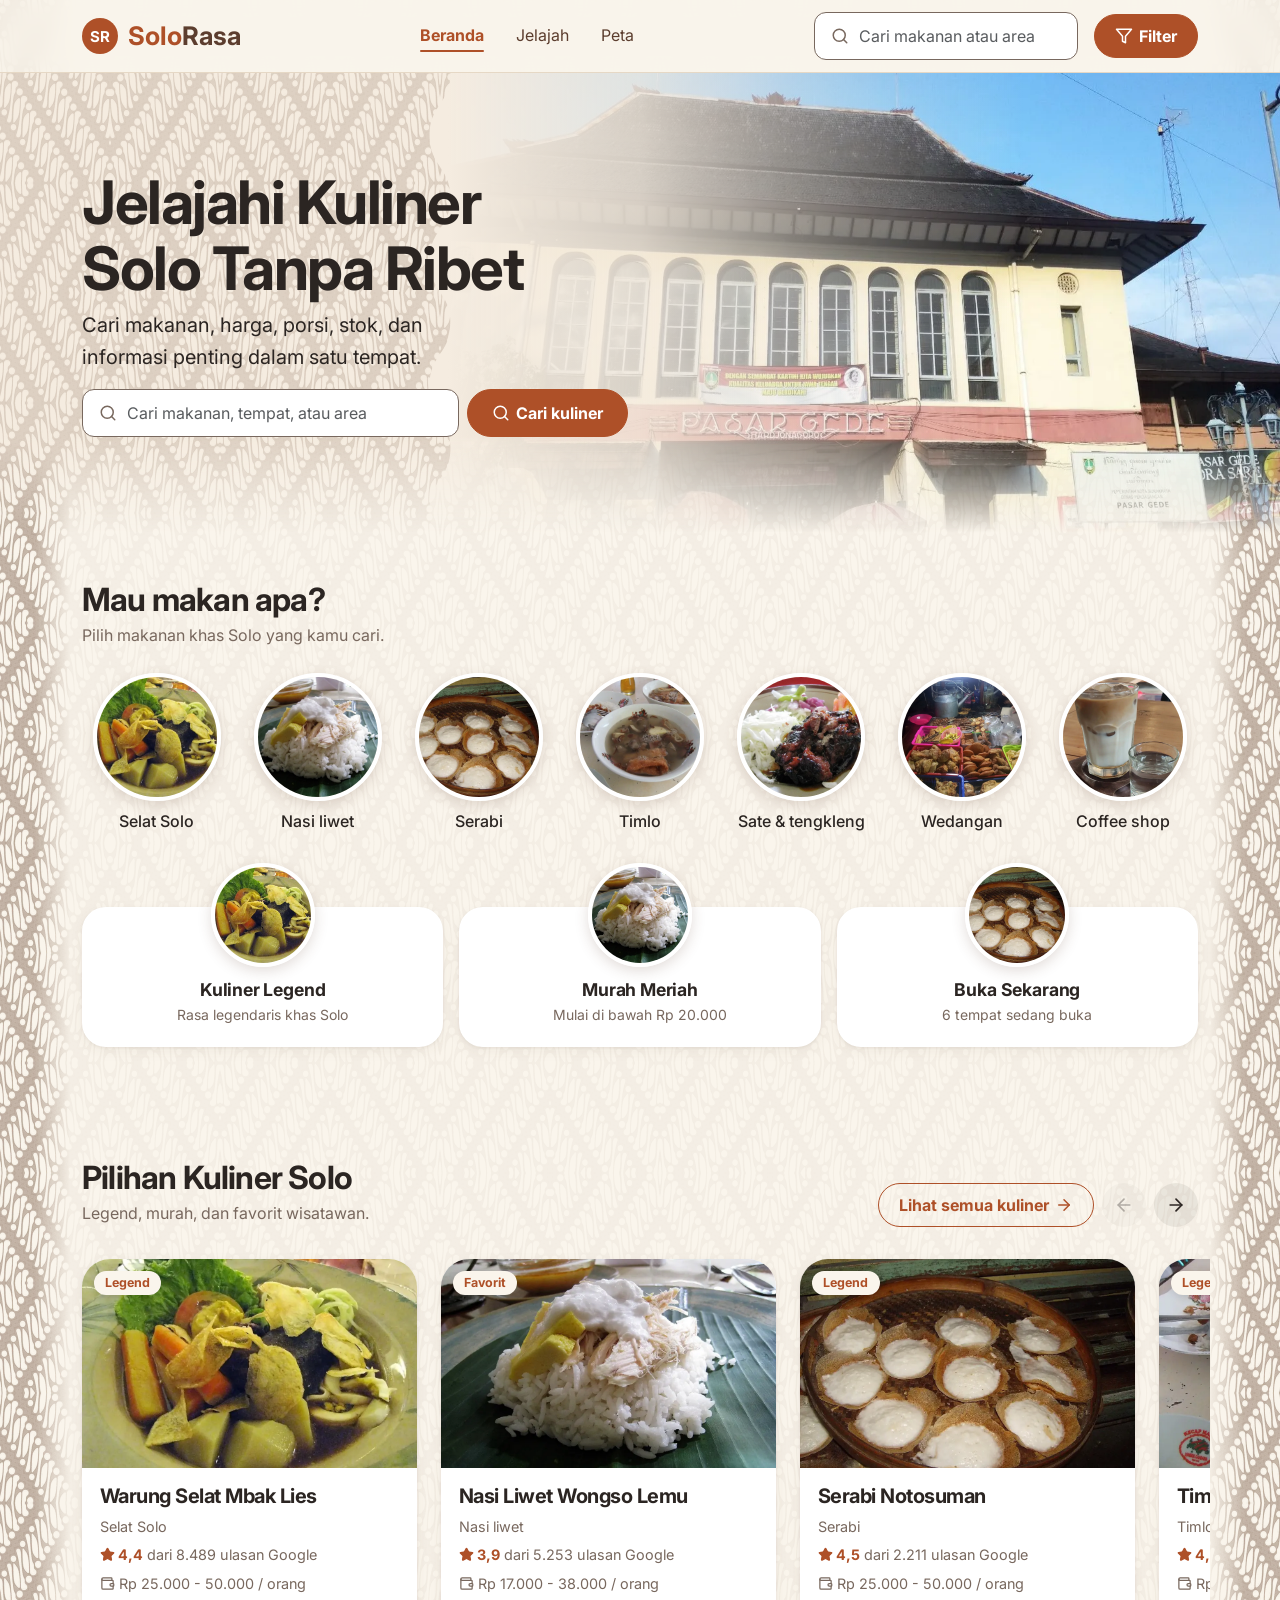
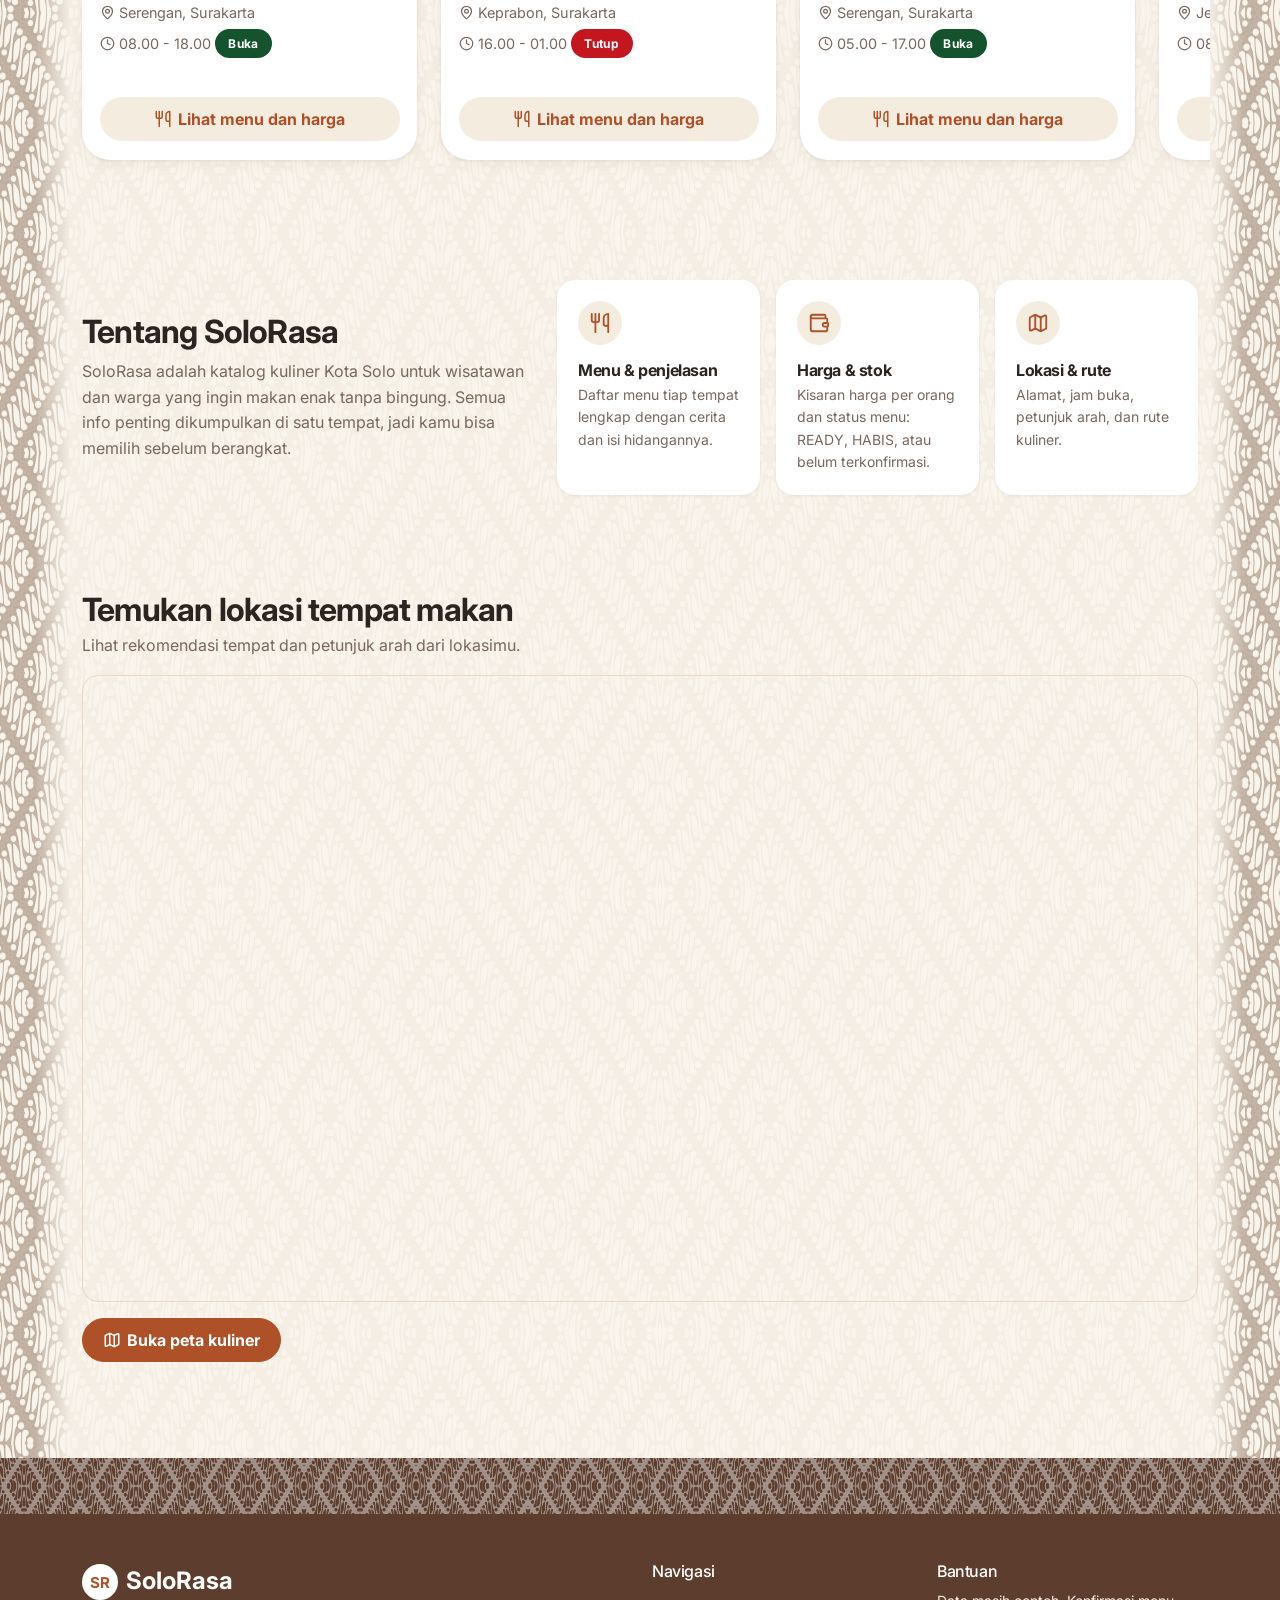
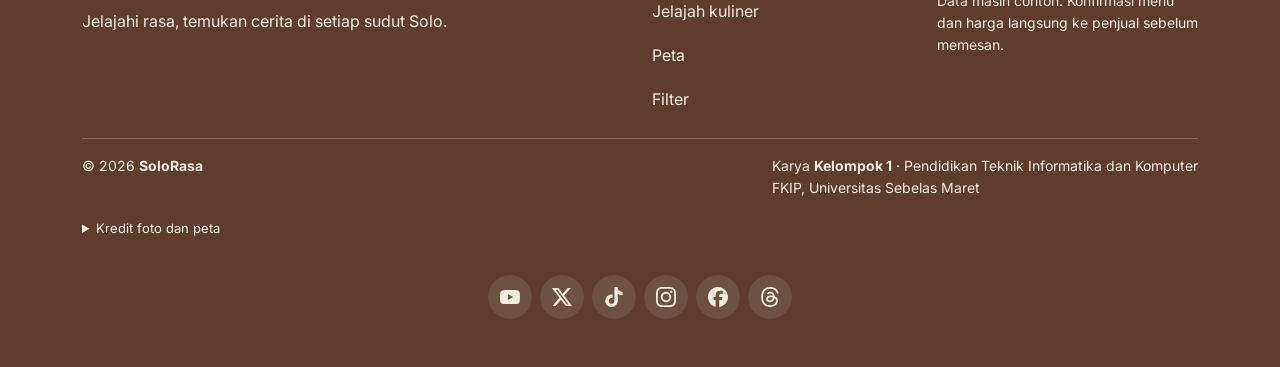
<file: index.html>
<!doctype html>
<html lang="id">
<head>
<meta charset="utf-8">
<meta name="viewport" content="width=device-width, initial-scale=1">
<title>SoloRasa · Kuliner Kota Solo</title>
<meta name="description" content="Katalog kuliner Kota Solo: menu, harga, porsi, stok, dan lokasi dalam satu tempat.">
<link rel="icon" href="assets/img/favicon.svg" type="image/svg+xml">
<meta property="og:type" content="website"><meta property="og:site_name" content="SoloRasa">
<meta property="og:title" content="SoloRasa · Kuliner Kota Solo"><meta property="og:description" content="Katalog kuliner Kota Solo: menu, harga, porsi, stok, dan lokasi dalam satu tempat.">
<!-- shortcut: og:image relatif, sebagian aplikasi (WhatsApp/Facebook) butuh URL penuh; ganti ke https://<domain-vercel>/assets/img/og.jpg setelah online -->
<meta property="og:image" content="assets/img/og.jpg"><meta name="twitter:card" content="summary_large_image">
<link rel="preconnect" href="https://fonts.googleapis.com"><link rel="preconnect" href="https://fonts.gstatic.com" crossorigin>
<link href="https://fonts.googleapis.com/css2?family=Inter:wght@400;500;700&display=swap" rel="stylesheet">
<link href="https://cdn.jsdelivr.net/npm/bootstrap@5.3.3/dist/css/bootstrap.min.css" rel="stylesheet" integrity="sha384-QWTKZyjpPEjISv5WaRU9OFeRpok6YctnYmDr5pNlyT2bRjXh0JMhjY6hW+ALEwIH" crossorigin="anonymous">
<link href="assets/css/style.css" rel="stylesheet">
<!-- harus inline: dari style.css terbaca terlambat dan Chrome membatalkan transisinya -->
<style>@media (prefers-reduced-motion: no-preference) { @view-transition { navigation: auto; } }</style>
</head>
<body data-page="home">
<main id="main" tabindex="-1"><noscript><p class="container-xl py-5">SoloRasa membutuhkan JavaScript untuk menampilkan katalog.</p></noscript></main>
<script src="https://cdn.jsdelivr.net/npm/bootstrap@5.3.3/dist/js/bootstrap.bundle.min.js" integrity="sha384-YvpcrYf0tY3lHB60NNkmXc5s9fDVZLESaAA55NDzOxhy9GkcIdslK1eN7N6jIeHz" crossorigin="anonymous"></script>
<script src="assets/js/data.js"></script>
<script src="assets/js/logic.js"></script>
<script src="assets/js/app.js"></script>
</body>
</html>
</file>
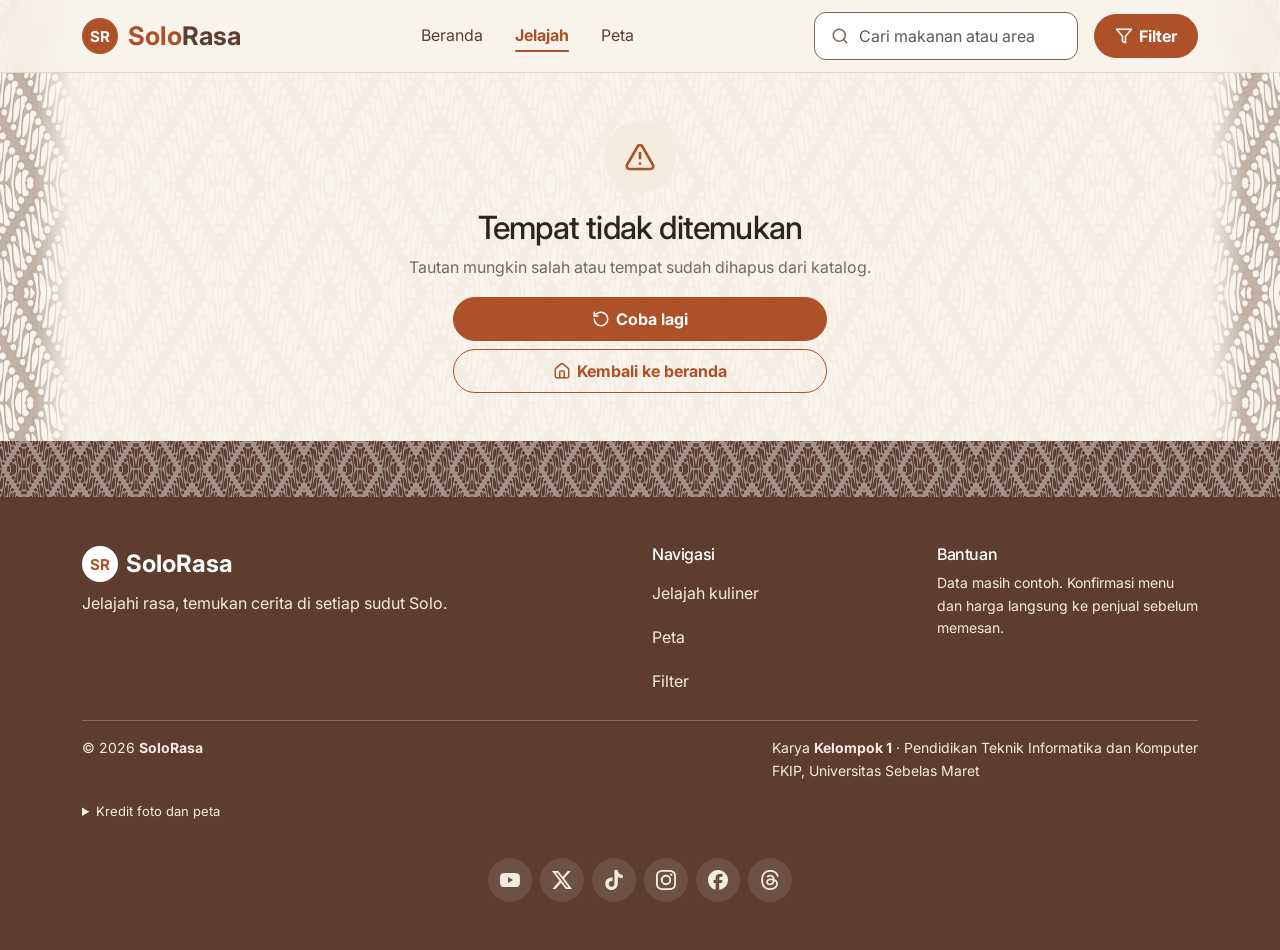
<file: detail.html>
<!doctype html>
<html lang="id">
<head>
<meta charset="utf-8">
<meta name="viewport" content="width=device-width, initial-scale=1">
<title>Detail Kuliner · SoloRasa</title>
<meta name="description" content="Menu, harga, stok, dan lokasi tempat makan di Solo.">
<link rel="icon" href="assets/img/favicon.svg" type="image/svg+xml">
<meta property="og:type" content="website"><meta property="og:site_name" content="SoloRasa">
<meta property="og:title" content="Detail Kuliner · SoloRasa"><meta property="og:description" content="Menu, harga, stok, dan lokasi tempat makan di Solo.">
<!-- shortcut: og:image relatif, sebagian aplikasi (WhatsApp/Facebook) butuh URL penuh; ganti ke https://<domain-vercel>/assets/img/og.jpg setelah online -->
<meta property="og:image" content="assets/img/og.jpg"><meta name="twitter:card" content="summary_large_image">
<link rel="preconnect" href="https://fonts.googleapis.com"><link rel="preconnect" href="https://fonts.gstatic.com" crossorigin>
<link href="https://fonts.googleapis.com/css2?family=Inter:wght@400;500;700&display=swap" rel="stylesheet">
<link href="https://cdn.jsdelivr.net/npm/bootstrap@5.3.3/dist/css/bootstrap.min.css" rel="stylesheet" integrity="sha384-QWTKZyjpPEjISv5WaRU9OFeRpok6YctnYmDr5pNlyT2bRjXh0JMhjY6hW+ALEwIH" crossorigin="anonymous">
<link href="assets/css/style.css" rel="stylesheet">
<!-- harus inline: dari style.css terbaca terlambat dan Chrome membatalkan transisinya -->
<style>@media (prefers-reduced-motion: no-preference) { @view-transition { navigation: auto; } }</style>
</head>
<body data-page="detail">
<main id="main" tabindex="-1"><noscript><p class="container-xl py-5">SoloRasa membutuhkan JavaScript untuk menampilkan katalog.</p></noscript></main>
<script src="https://cdn.jsdelivr.net/npm/bootstrap@5.3.3/dist/js/bootstrap.bundle.min.js" integrity="sha384-YvpcrYf0tY3lHB60NNkmXc5s9fDVZLESaAA55NDzOxhy9GkcIdslK1eN7N6jIeHz" crossorigin="anonymous"></script>
<script src="assets/js/data.js"></script>
<script src="assets/js/logic.js"></script>
<script src="assets/js/app.js"></script>
</body>
</html>
</file>
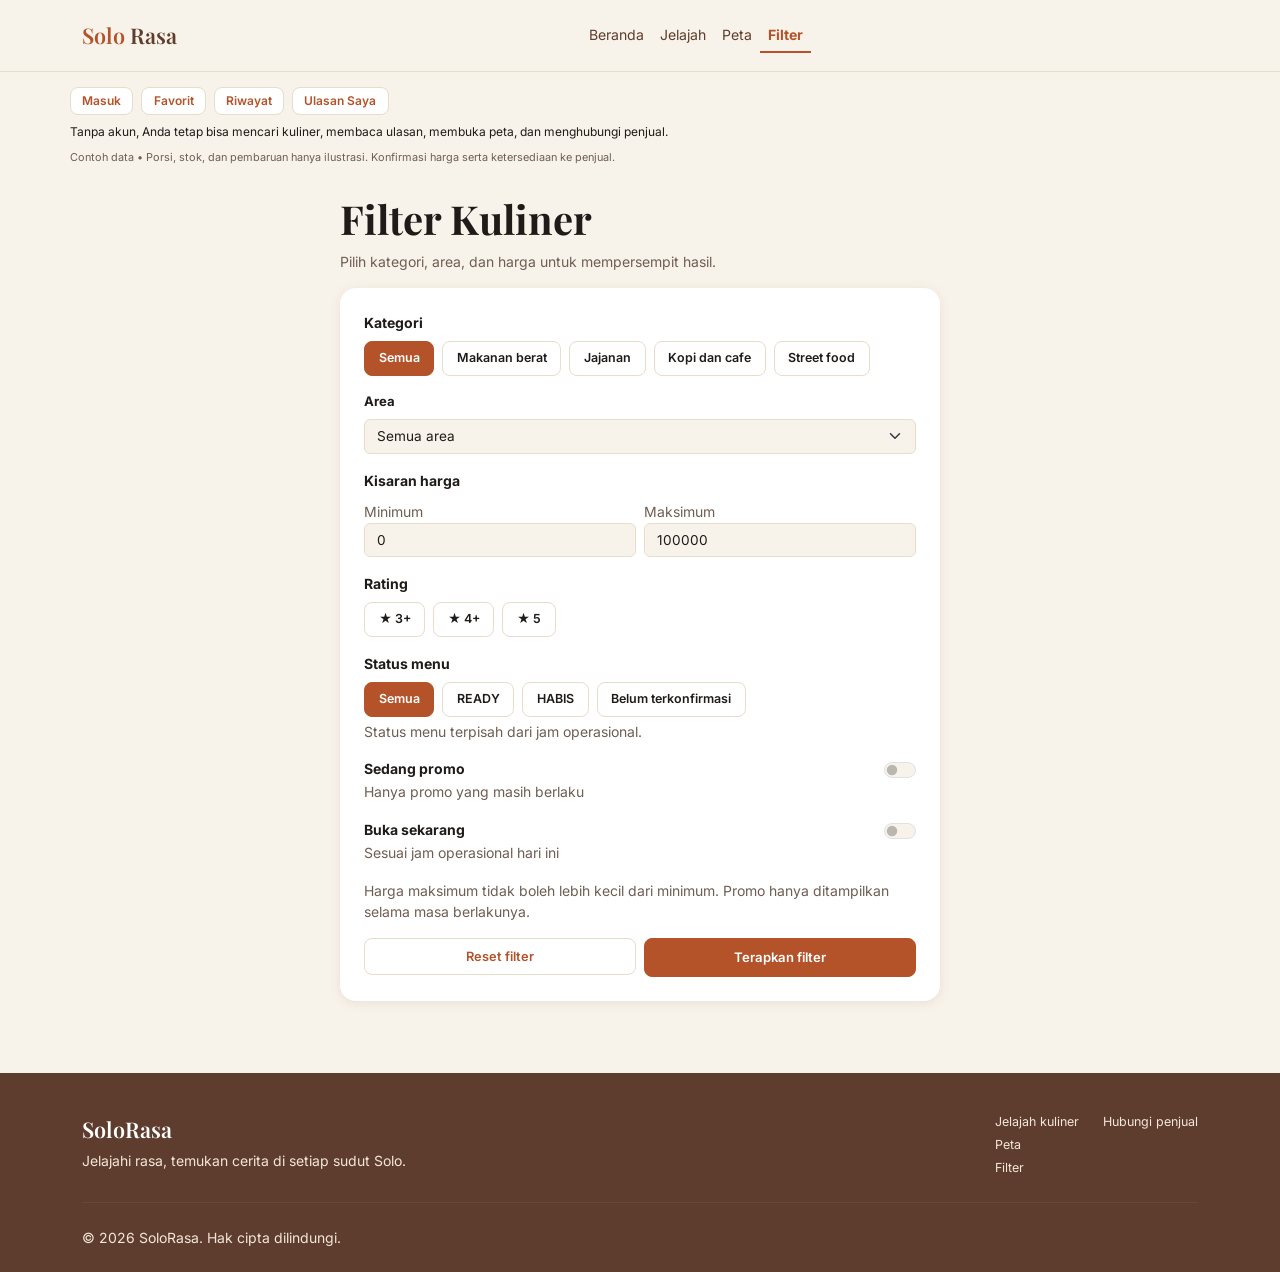
<file: filter.html>
<!DOCTYPE html>
<html lang="id">
<head>
  <meta charset="UTF-8">
  <meta name="viewport" content="width=device-width, initial-scale=1">
  <title>Filter Kuliner | SoloRasa</title>
  <link rel="preconnect" href="https://fonts.googleapis.com">
  <link rel="preconnect" href="https://fonts.gstatic.com" crossorigin>
  <link href="https://fonts.googleapis.com/css2?family=Inter:wght@400;500;600;700&family=Playfair+Display:wght@500;600;700&display=swap" rel="stylesheet">
  <link href="https://cdn.jsdelivr.net/npm/bootstrap@5.3.3/dist/css/bootstrap.min.css" rel="stylesheet">
  <link rel="stylesheet" href="styles/main.css">
</head>
<body data-page="filter">
<header>
<nav class="navbar navbar-expand-lg sr-nav">
  <div class="container">
    <a class="navbar-brand brand" href="index.html">Solo <span>Rasa</span></a>
    <button class="navbar-toggler" type="button" data-bs-toggle="collapse" data-bs-target="#menuUtama" aria-controls="menuUtama" aria-expanded="false" aria-label="Buka menu">
      <span class="navbar-toggler-icon"></span>
    </button>
    <div class="collapse navbar-collapse" id="menuUtama">
      <ul class="navbar-nav mx-lg-auto">
        <li class="nav-item"><a class="nav-link" href="index.html">Beranda</a></li>
        <li class="nav-item"><a class="nav-link" href="jelajah.html">Jelajah</a></li>
        <li class="nav-item"><a class="nav-link" href="peta.html">Peta</a></li>
        <li class="nav-item"><a class="nav-link active" href="filter.html" aria-current="page">Filter</a></li>
      </ul>
      
      
    </div>
  </div>
</nav>
<div class="container strip-akun">
  <div class="d-flex flex-wrap gap-2">
    <button type="button" class="btn btn-sr-outline" data-action="masuk">Masuk</button>
    <button type="button" class="btn btn-sr-outline" data-action="favorit">Favorit</button>
    <button type="button" class="btn btn-sr-outline" data-action="riwayat">Riwayat</button>
    <button type="button" class="btn btn-sr-outline" data-action="ulasan">Ulasan Saya</button>
  </div>
  <p class="mb-0">Tanpa akun, Anda tetap bisa mencari kuliner, membaca ulasan, membuka peta, dan menghubungi penjual.</p>
  <p class="muted mb-0" style="font-size:.68rem">Contoh data • Porsi, stok, dan pembaruan hanya ilustrasi. Konfirmasi harga serta ketersediaan ke penjual.</p>
</div>
</header>

<main class="container py-4">
  <div class="mx-auto" style="max-width:600px">
    <h1 class="fw-bold">Filter Kuliner</h1>
    <p class="small muted">Pilih kategori, area, dan harga untuk mempersempit hasil.</p>
    <form id="formFilter" class="panel-filter" novalidate>
      <div class="mb-3"><span class="judul fw-bold small d-block mb-2">Kategori</span>
        <div class="d-flex flex-wrap gap-2" data-grup="kategori">
          <button type="button" class="chip" data-nilai="Semua">Semua</button><button type="button" class="chip" data-nilai="Makanan berat">Makanan berat</button>
          <button type="button" class="chip" data-nilai="Jajanan">Jajanan</button><button type="button" class="chip" data-nilai="Kopi dan cafe">Kopi dan cafe</button>
          <button type="button" class="chip" data-nilai="Street food">Street food</button>
        </div></div>
      <div class="mb-3"><label class="judul" for="fArea">Area</label><select id="fArea" class="form-select"><option>Semua area</option></select></div>
      <div class="mb-3"><span class="judul fw-bold small d-block mb-2">Kisaran harga</span>
        <div class="row g-2">
          <div class="col-6"><label class="small muted" for="fMin">Minimum</label><input id="fMin" type="number" min="0" step="1000" class="form-control" value="0"></div>
          <div class="col-6"><label class="small muted" for="fMax">Maksimum</label><input id="fMax" type="number" min="0" step="1000" class="form-control" value="100000"></div>
        </div></div>
      <div class="mb-3"><span class="judul fw-bold small d-block mb-2">Rating</span>
        <div class="d-flex flex-wrap gap-2" data-grup="rating">
          <button type="button" class="chip" data-nilai="3">★ 3+</button><button type="button" class="chip" data-nilai="4">★ 4+</button><button type="button" class="chip" data-nilai="5">★ 5</button>
        </div></div>
      <div class="mb-3"><span class="judul fw-bold small d-block mb-2">Status menu</span>
        <div class="d-flex flex-wrap gap-2" data-grup="status">
          <button type="button" class="chip" data-nilai="Semua">Semua</button><button type="button" class="chip" data-nilai="READY">READY</button>
          <button type="button" class="chip" data-nilai="HABIS">HABIS</button><button type="button" class="chip" data-nilai="BELUM TERKONFIRMASI">Belum terkonfirmasi</button>
        </div><p class="small muted mt-1 mb-0">Status menu terpisah dari jam operasional.</p></div>
      <div class="form-check form-switch d-flex justify-content-between ps-0 mb-3">
        <label class="form-check-label" for="fPromo"><b class="small d-block">Sedang promo</b><span class="small muted">Hanya promo yang masih berlaku</span></label>
        <input class="form-check-input ms-0" type="checkbox" role="switch" id="fPromo">
      </div>
      <div class="form-check form-switch d-flex justify-content-between ps-0 mb-3">
        <label class="form-check-label" for="fBuka"><b class="small d-block">Buka sekarang</b><span class="small muted">Sesuai jam operasional hari ini</span></label>
        <input class="form-check-input ms-0" type="checkbox" role="switch" id="fBuka">
      </div>
      <p class="small muted">Harga maksimum tidak boleh lebih kecil dari minimum. Promo hanya ditampilkan selama masa berlakunya.</p>
      <p id="galatHarga" class="small text-danger d-none" role="alert">Harga maksimum tidak boleh lebih kecil dari minimum.</p>
      <div class="row g-2">
        <div class="col-6"><button id="resetFilter" type="button" class="btn btn-sr-outline w-100 py-2">Reset filter</button></div>
        <div class="col-6"><button type="submit" class="btn btn-sr w-100">Terapkan filter</button></div>
      </div>
    </form>
  </div>
</main>

<footer class="sr-footer">
  <div class="container">
    <div class="row g-3">
      <div class="col-md-6">
        <div class="brand mb-1">SoloRasa</div>
        <p class="small mb-0">Jelajahi rasa, temukan cerita di setiap sudut Solo.</p>
      </div>
      <div class="col-md-6 d-flex gap-4 justify-content-md-end align-items-start">
        <div class="d-flex flex-column gap-1"><a href="jelajah.html">Jelajah kuliner</a><a href="peta.html">Peta</a><a href="filter.html">Filter</a></div>
        <div class="d-flex flex-column gap-1"><a href="jelajah.html">Hubungi penjual</a></div>
      </div>
    </div>
    <hr class="my-4">
    <p class="small mb-0">© 2026 SoloRasa. Hak cipta dilindungi.</p>
  </div>
</footer>

<nav class="nav-bawah" aria-label="Navigasi bawah">
  <a href="index.html"><span>⌂</span>Beranda</a>
  <a href="jelajah.html"><span>☰</span>Jelajah</a>
  <a href="peta.html"><span>⌖</span>Peta</a>
</nav>

<div class="modal fade" id="panelModal" tabindex="-1" aria-labelledby="panelJudul" aria-hidden="true">
  <div class="modal-dialog modal-dialog-centered">
    <div class="modal-content">
      <div class="modal-header">
        <h2 class="modal-title fs-5" id="panelJudul"></h2>
        <button type="button" class="btn-close" data-bs-dismiss="modal" aria-label="Tutup"></button>
      </div>
      <div class="modal-body" id="panelIsi"></div>
    </div>
  </div>
</div>

<script src="https://cdn.jsdelivr.net/npm/bootstrap@5.3.3/dist/js/bootstrap.bundle.min.js"></script>
<script src="scripts/data.js"></script>
<script src="scripts/main.js"></script>
</body>
</html>
</file>
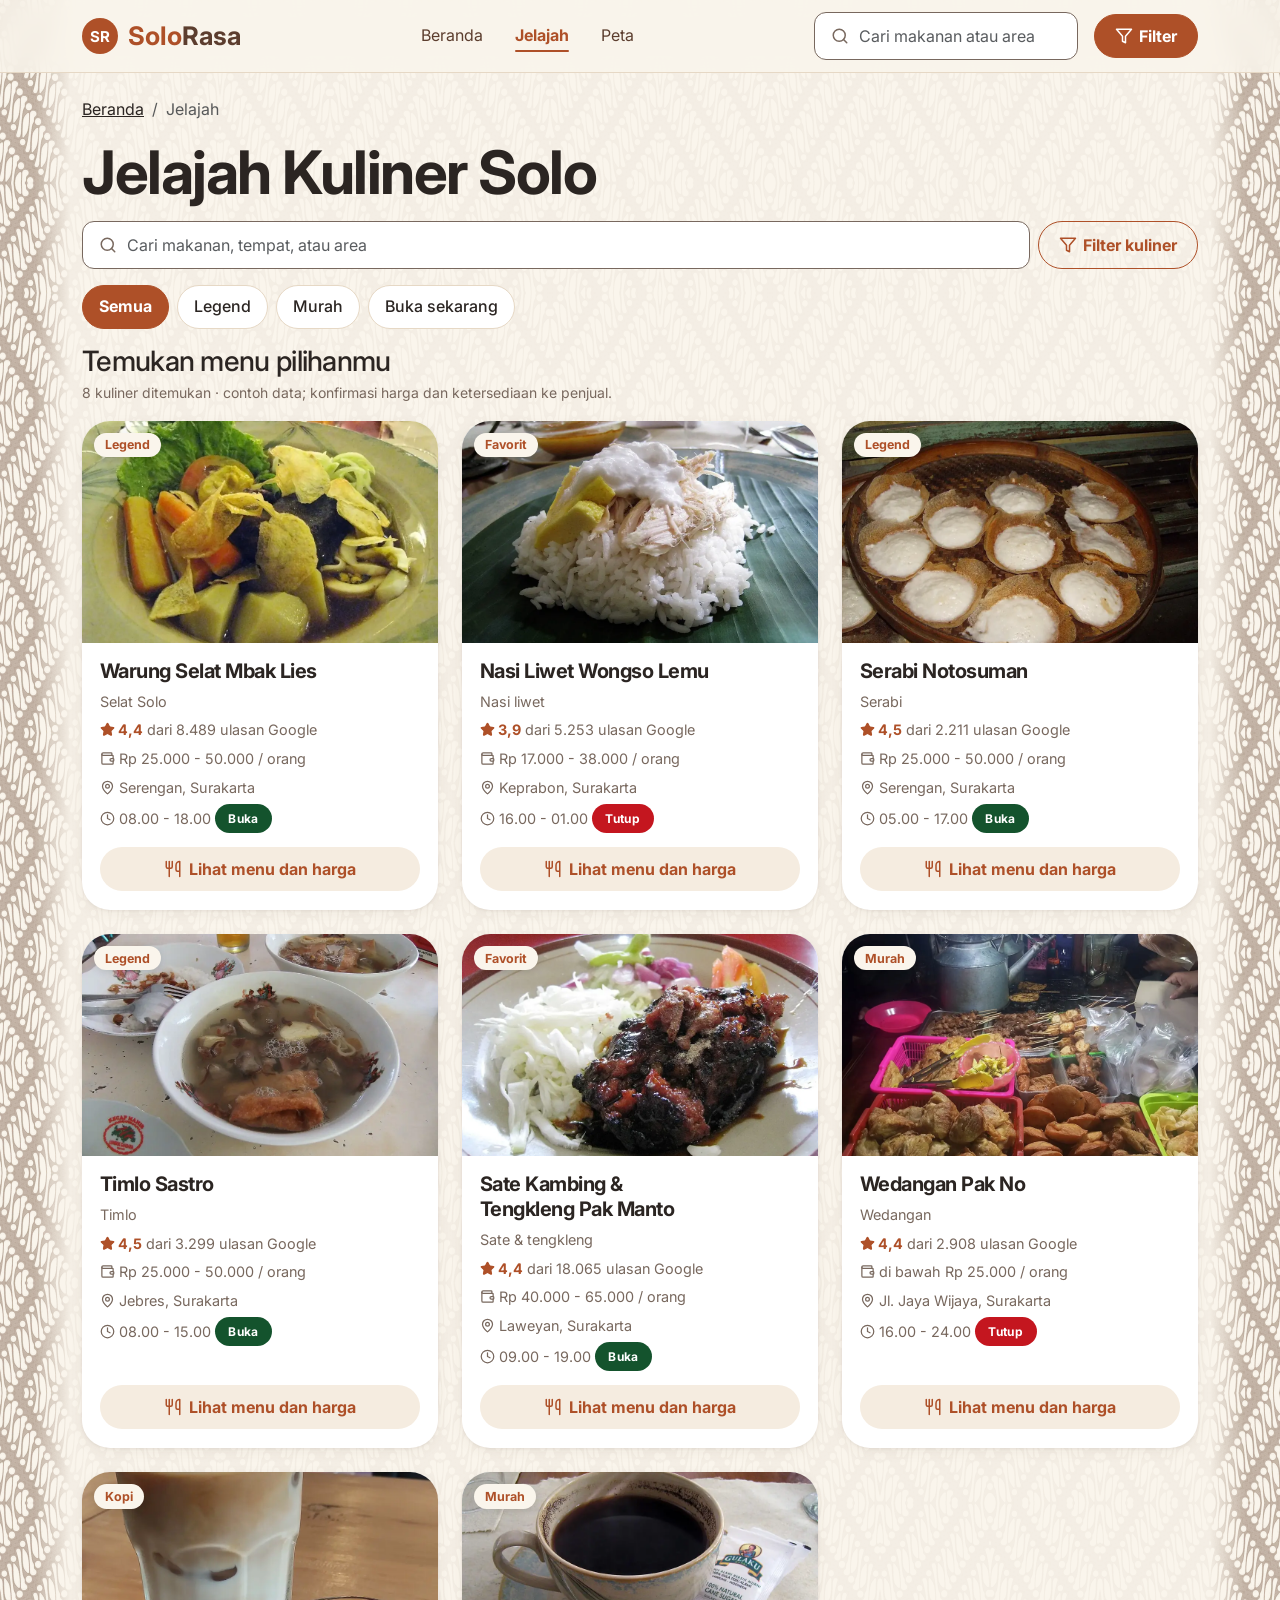
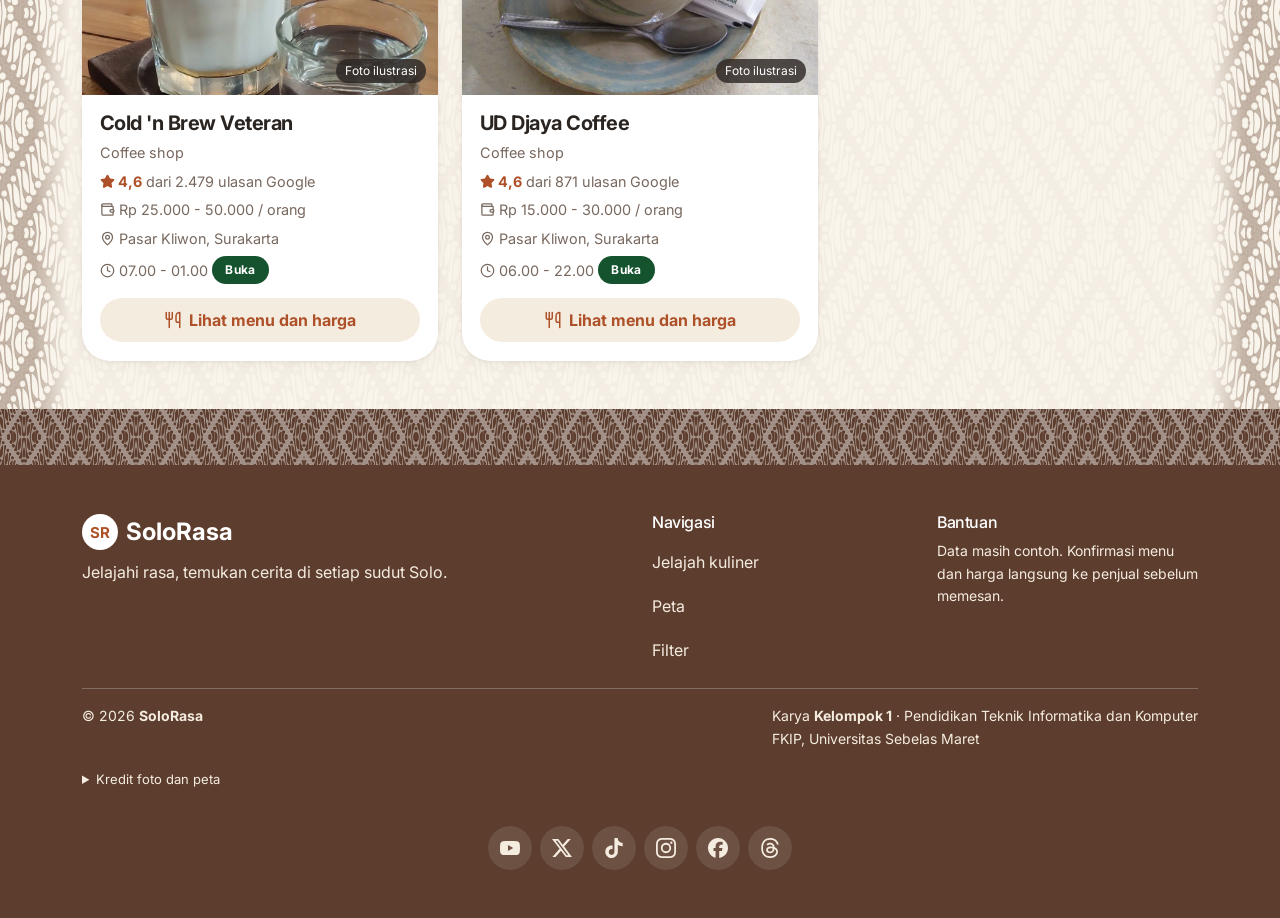
<file: jelajah.html>
<!doctype html>
<html lang="id">
<head>
<meta charset="utf-8">
<meta name="viewport" content="width=device-width, initial-scale=1">
<title>Jelajah Kuliner · SoloRasa</title>
<meta name="description" content="Cari dan filter kuliner Solo berdasarkan kategori, area, harga, dan status menu.">
<link rel="icon" href="assets/img/favicon.svg" type="image/svg+xml">
<meta property="og:type" content="website"><meta property="og:site_name" content="SoloRasa">
<meta property="og:title" content="Jelajah Kuliner · SoloRasa"><meta property="og:description" content="Cari dan filter kuliner Solo berdasarkan kategori, area, harga, dan status menu.">
<!-- shortcut: og:image relatif, sebagian aplikasi (WhatsApp/Facebook) butuh URL penuh; ganti ke https://<domain-vercel>/assets/img/og.jpg setelah online -->
<meta property="og:image" content="assets/img/og.jpg"><meta name="twitter:card" content="summary_large_image">
<link rel="preconnect" href="https://fonts.googleapis.com"><link rel="preconnect" href="https://fonts.gstatic.com" crossorigin>
<link href="https://fonts.googleapis.com/css2?family=Inter:wght@400;500;700&display=swap" rel="stylesheet">
<link href="https://cdn.jsdelivr.net/npm/bootstrap@5.3.3/dist/css/bootstrap.min.css" rel="stylesheet" integrity="sha384-QWTKZyjpPEjISv5WaRU9OFeRpok6YctnYmDr5pNlyT2bRjXh0JMhjY6hW+ALEwIH" crossorigin="anonymous">
<link href="assets/css/style.css" rel="stylesheet">
<!-- harus inline: dari style.css terbaca terlambat dan Chrome membatalkan transisinya -->
<style>@media (prefers-reduced-motion: no-preference) { @view-transition { navigation: auto; } }</style>
</head>
<body data-page="jelajah">
<main id="main" tabindex="-1"><noscript><p class="container-xl py-5">SoloRasa membutuhkan JavaScript untuk menampilkan katalog.</p></noscript></main>
<script src="https://cdn.jsdelivr.net/npm/bootstrap@5.3.3/dist/js/bootstrap.bundle.min.js" integrity="sha384-YvpcrYf0tY3lHB60NNkmXc5s9fDVZLESaAA55NDzOxhy9GkcIdslK1eN7N6jIeHz" crossorigin="anonymous"></script>
<script src="assets/js/data.js"></script>
<script src="assets/js/logic.js"></script>
<script src="assets/js/app.js"></script>
</body>
</html>
</file>
<file: assets/css/style.css>
/* Token SoloRasa — sama dengan koleksi Variables "SoloRasa / Color" di Figma.
   primary & muted-fg digelapkan sedikit (dari #B4532A, #7A6A5F) agar kontras ≥ 4.5:1 juga di atas --sr-accent; samakan di Figma. */
:root {
  --sr-bg: #FAF5EC; --sr-fg: #2B2522; --sr-card: #FFFFFF; --sr-primary: #AE5028; --sr-on-primary: #FFFFFF;
  --sr-muted-fg: #78685E; --sr-muted-fg-strong: #62584F; --sr-border: #E6D8C5; --sr-accent: #F5ECE0;
  --sr-footer: #5C3D2E; --sr-muted: #F1EDE8;
  --sr-ok: #25704A; --sr-ok-bg: #EAF7EE; --sr-no: #B4472D; --sr-no-bg: #FDECEC;
  --sr-display: Inter, system-ui, -apple-system, "Segoe UI", sans-serif; /* dulu Playfair Display; samakan di Figma */
  --sr-body: Inter, system-ui, -apple-system, "Segoe UI", sans-serif;
  --sr-radius: 14px; --sr-dur: 200ms;
  --bs-body-bg: var(--sr-bg); --bs-body-color: var(--sr-fg); --bs-body-font-family: var(--sr-body); --bs-body-font-size: 1rem;
  --bs-link-color: var(--sr-fg); --bs-link-hover-color: var(--sr-primary); --bs-border-color: var(--sr-border);
  /* Bootstrap 5.3 mewarnai <a> lewat varian -rgb; tanpa ini link tetap biru */
  --bs-link-color-rgb: 43, 37, 34; --bs-link-hover-color-rgb: 174, 80, 40;
  --bs-danger-rgb: 180, 71, 45; /* = --sr-no; bawaan Bootstrap kurang kontras di atas krem */
}
body { background: var(--sr-bg); color: var(--sr-fg); line-height: 1.55; }
/* Motif batik parang di latar semua halaman: 45% di sisi kiri-kanan (tanpa teks), memudar ke 5% (.45 × .11) di belakang isi.
   Jangan naikkan bagian tengah: di atas 5% kontras teks --sr-primary & --sr-muted-fg turun di bawah 4.5:1. --gut = lebar sisi di luar .container-xl */
body { position: relative; }
/* Ikut bergulir dan mulai di bawah header (73px) dengan ubin 220px, sama dengan .hero-batik, agar motifnya menyambung */
body::before { --gut: 0px; content: ""; position: absolute; inset: 0; z-index: -1; pointer-events: none; opacity: .45; background: url("../img/batik-parang.webp") 0 73px / 220px;
  -webkit-mask-image: linear-gradient(90deg, #000 calc(var(--gut) * .5), rgba(0, 0, 0, .11) var(--gut), rgba(0, 0, 0, .11) calc(100% - var(--gut)), #000 calc(100% - var(--gut) * .5));
  mask-image: linear-gradient(90deg, #000 calc(var(--gut) * .5), rgba(0, 0, 0, .11) var(--gut), rgba(0, 0, 0, .11) calc(100% - var(--gut)), #000 calc(100% - var(--gut) * .5)); }
@media (min-width: 1200px) { body::before { --gut: calc((100% - 1140px) / 2); } }
@media (min-width: 1400px) { body::before { --gut: calc((100% - 1320px) / 2); } }
h1, h2, h3, .sr-display { font-family: var(--sr-display); font-weight: 700; text-wrap: balance; }
h1 { font-size: clamp(2rem, 4.5vw, 3.25rem); line-height: 1.1; }
h2 { font-size: clamp(1.5rem, 3vw, 2rem); }
.text-muted-sr { color: var(--sr-muted-fg) !important; }
.small-note { font-size: .875rem; color: var(--sr-muted-fg); }
:focus-visible { outline: 3px solid var(--sr-primary) !important; outline-offset: 2px; }
.btn-check:focus-visible + .chip { outline: 3px solid var(--sr-primary); outline-offset: 2px; } /* radionya sendiri tak terlihat */
.visually-hidden-focusable:focus { z-index: 1031; } /* di atas .sr-header */

/* Masuk halus 200 ms, dimatikan bila pengguna meminta gerak dikurangi */
main { animation: sr-in var(--sr-dur) ease-out; }
/* hanya opacity: transform pada main membuat offcanvas/modal (position: fixed) ikut tergeser */
@keyframes sr-in { from { opacity: 0; } to { opacity: 1; } }
@media (prefers-reduced-motion: reduce) { *, *::before, *::after { animation: none !important; transition: none !important; } }

/* Header */
.sr-header { position: sticky; top: 0; z-index: 1020; background: var(--sr-bg); border-bottom: 1px solid var(--sr-border); }
.sr-header .inner { min-height: 72px; }
.sr-brand { display: inline-flex; align-items: center; gap: .6rem; text-decoration: none; min-height: 44px; }
.sr-logo { width: 36px; height: 36px; border-radius: 50%; display: inline-grid; place-items: center; background: var(--sr-primary); color: var(--sr-on-primary);
  font: 700 15px/1 var(--sr-display); flex-shrink: 0; }
.sr-logo.dark { background: var(--sr-card); color: var(--sr-primary); }
.sr-wordmark { font: 700 1.6rem/1 var(--sr-display); }
.sr-wordmark .a { color: var(--sr-primary); } .sr-wordmark .b { color: var(--sr-footer); }
.sr-nav a { color: var(--sr-footer); text-decoration: none; padding: .7rem .25rem; min-height: 44px; display: inline-flex; align-items: center; }
.sr-nav a[aria-current="page"] { color: var(--sr-primary); font-weight: 700; }

/* Tombol, chip, input: area sentuh minimal 44 px */
.btn { min-height: 44px; border-radius: 12px; font-weight: 700; display: inline-flex; align-items: center; justify-content: center; gap: .4rem;
  transition: background-color var(--sr-dur) ease-out, color var(--sr-dur) ease-out, transform var(--sr-dur) ease-out; }
.btn:active { transform: scale(.98); }
.btn-sr { background: var(--sr-primary); color: var(--sr-on-primary); border: 1.5px solid var(--sr-primary); }
.btn-sr:hover, .btn-sr:focus { background: var(--sr-footer); border-color: var(--sr-footer); color: var(--sr-on-primary); }
.btn-sr-outline { background: transparent; color: var(--sr-primary); border: 1.5px solid var(--sr-primary); }
.btn-sr-outline:hover { background: var(--sr-accent); color: var(--sr-primary); }
.chip { min-height: 44px; padding: 0 1rem; border-radius: 999px; border: 1.5px solid var(--sr-border); background: var(--sr-card); color: var(--sr-fg);
  font-weight: 500; display: inline-flex; align-items: center; gap: .4rem; text-decoration: none; transition: background-color var(--sr-dur) ease-out; }
.chip:hover { background: var(--sr-accent); color: var(--sr-fg); }
.chip.active, .btn-check:checked + .chip { background: var(--sr-primary); border-color: var(--sr-primary); color: var(--sr-on-primary); font-weight: 700; }
.form-control, .form-select { min-height: 48px; border-radius: 12px; border: 1.5px solid var(--sr-muted-fg); background-color: var(--sr-card); }
.form-check-input { border-color: var(--sr-muted-fg); }
.form-control:focus, .form-select:focus { border-color: var(--sr-primary); box-shadow: 0 0 0 .2rem rgba(174, 80, 40, .2); }
.form-check-input:checked { background-color: var(--sr-primary); border-color: var(--sr-primary); }
.form-switch .form-check-input { width: 2.75rem; height: 1.5rem; cursor: pointer; }
.form-switch .form-check-input:focus { box-shadow: 0 0 0 .2rem rgba(174, 80, 40, .2); }

/* Kartu */
.sr-card { background: var(--sr-card); border: 1.5px solid var(--sr-border); border-radius: 16px; overflow: hidden; height: 100%; display: flex; flex-direction: column;
  transition: box-shadow var(--sr-dur) ease-out, transform var(--sr-dur) ease-out; }
.sr-card:hover { box-shadow: 0 8px 24px rgba(92, 61, 46, .12); transform: translateY(-2px); }
.sr-card .photo { aspect-ratio: 16 / 10; width: 100%; height: auto; object-fit: cover; background: var(--sr-accent); }
.sr-card .body { padding: 1rem 1.1rem 1.2rem; display: flex; flex-direction: column; gap: .35rem; flex: 1; }
.sr-card h3 { font-size: 1.2rem; margin: 0; }
.sr-card .cta { margin-top: auto; padding-top: .5rem; }
.tag { position: absolute; top: .75rem; left: .75rem; background: var(--sr-bg); color: var(--sr-primary); font: 700 .78rem var(--sr-body); padding: .3rem .7rem; border-radius: 999px; }
.price { color: var(--sr-primary); font-weight: 700; }
.rating { color: var(--sr-primary); font-weight: 700; white-space: nowrap; display: inline-flex; align-items: center; gap: .2rem; }
.rating svg { fill: currentColor; }
.panel { background: var(--sr-card); border: 1.5px solid var(--sr-border); border-radius: var(--sr-radius); padding: 1.25rem; }

/* Status menu: warna + teks (tidak bergantung warna saja) */
.status { font-size: .75rem; font-weight: 700; letter-spacing: .03em; padding: .3rem .65rem; border-radius: 999px; white-space: nowrap; display: inline-block; }
.status-READY { background: var(--sr-ok-bg); color: var(--sr-ok); }
.status-HABIS { background: var(--sr-no-bg); color: var(--sr-no); }
.status-BELUM { background: var(--sr-muted); color: var(--sr-muted-fg-strong); }
/* Tempat buka/tutup: satu warna, teks putih */
.status-buka, .status-tutup { color: #fff; padding-inline: .85rem; }
.status-buka { background: #14532D; }
.status-tutup { background: #C4161F; }

/* Bagian halaman */
.sr-hero { background: var(--sr-accent); }
/* Foto hero menyatu ke latar: gradasi krem dari sisi teks ke arah foto */
.sr-hero { position: relative; overflow: hidden; }
.sr-hero .hero-bg { position: absolute; inset: 0 0 0 auto; width: 65%; height: 100%; object-fit: cover; }
.sr-hero::before { content: ""; position: absolute; inset: 0; z-index: 1; pointer-events: none;
  background: linear-gradient(90deg, var(--sr-accent) 35%, rgba(245, 236, 224, .85) 50%, rgba(245, 236, 224, 0) 80%); }
.sr-hero > .container-xl { z-index: 2; }
/* Tepi bawah hero melebur ke latar halaman, hanya di ruang kosong di bawah form */
.sr-hero { --fade: 3rem; -webkit-mask-image: linear-gradient(#000 calc(100% - var(--fade)), transparent); mask-image: linear-gradient(#000 calc(100% - var(--fade)), transparent); }
@media (min-width: 992px) { .sr-hero { --fade: 6rem; } }
@media (max-width: 991.98px) { /* HP & tablet: susunan sama dengan desktop, teks di kiri dan foto memudar di kanan */
  .sr-hero .hero-bg { width: 80%; }
  .sr-hero::before { background: linear-gradient(90deg, var(--sr-accent) 25%, rgba(245, 236, 224, .85) 60%, rgba(245, 236, 224, 0) 100%); }
  .sr-hero h1, .sr-hero p { max-width: 75%; }
  .hero-batik { -webkit-mask-image: linear-gradient(90deg, #000 60%, transparent); mask-image: linear-gradient(90deg, #000 60%, transparent); }
}
.map-img { width: 100%; border-radius: 16px; border: 1.5px solid var(--sr-border); }
iframe.map-img { display: block; height: auto; aspect-ratio: 4 / 3; max-height: 70vh; }
.menu-row { display: flex; justify-content: space-between; gap: 1rem; align-items: baseline; }
.state { max-width: 560px; margin: 3rem auto; text-align: center; }
.state .ring { width: 72px; height: 72px; border-radius: 50%; background: var(--sr-accent); color: var(--sr-primary); display: inline-grid; place-items: center; margin-bottom: 1rem; }

/* Footer & navigasi bawah HP */
.sr-footer { background: var(--sr-footer); color: var(--sr-accent); }
.sr-footer a { color: var(--sr-accent); text-decoration: none; min-height: 44px; display: inline-flex; align-items: center; }
.sr-footer a:hover { color: #fff; }
.sr-footer .credit { font-size: .8125rem; }
.sr-footer .credit summary { min-height: 44px; padding-top: .7rem; cursor: pointer; }
/* Media sosial di footer */
.sr-footer .sr-social a { width: 44px; height: 44px; justify-content: center; border-radius: 50%; background: rgba(255, 255, 255, .1);
  transition: background-color var(--sr-dur) ease-out, transform var(--sr-dur) ease-out; }
.sr-footer .sr-social a:hover { background: var(--sr-primary); color: #fff; transform: translateY(-2px); }
/* Pita batik di atas footer, tampil juga di HP yang tidak punya sisi kosong */
.sr-footer::before { content: ""; display: block; height: 56px; opacity: .5; background: url("../img/batik-parang.webp") center / 112px; filter: brightness(0) invert(1); }
.sr-bottom-nav { position: fixed; left: 0; right: 0; bottom: 0; z-index: 1030; background: var(--sr-card); border-top: 1px solid var(--sr-border);
  padding-bottom: env(safe-area-inset-bottom, 0px); }
.sr-bottom-nav a { flex: 1; min-height: 64px; display: flex; flex-direction: column; align-items: center; justify-content: center; gap: 2px;
  color: var(--sr-muted-fg); text-decoration: none; font-size: .72rem; font-weight: 500; }
.sr-bottom-nav a[aria-current="page"] { color: var(--sr-primary); font-weight: 700; }
@media (max-width: 767.98px) { body { padding-bottom: 72px; } .sr-wordmark { font-size: 1.4rem; } .sr-logo { width: 30px; height: 30px; font-size: 13px; } }

/* Offcanvas filter: bawah di HP, kanan di desktop (ditentukan app.js) */
.offcanvas { background: var(--sr-bg); }
.offcanvas-bottom { height: 88vh; border-radius: 20px 20px 0 0; }

/* Muncul saat di-scroll (app.js menambah .in); tanpa animasi bila pengguna memilih reduced motion */
@media (prefers-reduced-motion: no-preference) {
  .reveal:not(.in) { opacity: 0; }
  .reveal.in { animation: sr-up .5s ease-out both; }
}
@keyframes sr-up { from { opacity: 0; transform: translateY(16px); } to { opacity: 1; transform: none; } }

/* Lebih lembut: bayangan halus ganti garis tegas, sudut lebih bulat, umpan balik sentuh */
.sr-header { background: rgba(250, 245, 236, .85); backdrop-filter: blur(10px); -webkit-backdrop-filter: blur(10px); }
.sr-card { border: 0; border-radius: 20px; box-shadow: 0 1px 3px rgba(92, 61, 46, .08), 0 4px 14px rgba(92, 61, 46, .06); }
.sr-card:hover { box-shadow: 0 12px 32px rgba(92, 61, 46, .16); transform: translateY(-4px); }
.sr-card:active { transform: scale(.985); }
.sr-card .photo { transition: transform .4s ease-out; }
.sr-card:hover .photo { transform: scale(1.04); }
.sr-card .cta .btn { background: var(--sr-accent); border-color: transparent; }
.sr-card:hover .cta .btn { background: var(--sr-primary); color: var(--sr-on-primary); }
.tag { box-shadow: 0 2px 8px rgba(0, 0, 0, .12); }
.illus { position: absolute; right: .75rem; bottom: .75rem; padding: .15rem .55rem; border-radius: 999px; background: rgba(43, 37, 34, .8); color: #fff; font-size: .75rem; }
.has-img { display: grid; grid-template-columns: 88px 1fr; column-gap: 1rem; align-content: start; }
.has-img > :not(.menu-img) { grid-column: 2; min-width: 0; }
.menu-row .price { white-space: nowrap; }
.menu-img { grid-row: 1 / span 3; width: 88px; height: 88px; object-fit: cover; border-radius: 14px; }
.panel { border-color: transparent; border-radius: 18px; box-shadow: 0 1px 3px rgba(92, 61, 46, .08); }
.chip { transition: background-color var(--sr-dur) ease-out, transform var(--sr-dur) ease-out; }
.chip:active { transform: scale(.96); }
.btn-sr:hover { transform: translateY(-1px); }

/* Tipografi: lebih lega & terbaca di HP, judul sedikit dirapatkan agar tidak kaku */
html { -webkit-text-size-adjust: 100%; text-size-adjust: 100%; scroll-padding-block: 88px; } /* header & navigasi bawah tidak menutupi fokus */
body { line-height: 1.6; -webkit-font-smoothing: antialiased; }
h1, h2, h3 { letter-spacing: -.01em; line-height: 1.2; }
h1 { line-height: 1.1; }
.sr-card h3 { font-size: 1.25rem; line-height: 1.25; }
.sr-card .small { font-size: .9rem; }
.sr-bottom-nav a { font-size: .75rem; }
@media (max-width: 767.98px) {
  h1 { font-size: 2.1rem; }
  h2 { font-size: 1.6rem; }
  .sr-hero .fs-5 { font-size: 1.05rem !important; }
}

/* Peta: di desktop peta ikut menempel saat daftar rekomendasi di-scroll */
@media (min-width: 992px) { #p-map, #near-map { position: sticky; top: 88px; } }
#near-map { aspect-ratio: 4 / 3; max-height: 70vh; isolation: isolate; font-family: inherit; }
/* Laptop berlayar pendek: peta di panel info detail menyusut agar panel tempel muat (525px = header + isi panel selain peta) */
@media (min-width: 992px) { aside iframe.map-img { aspect-ratio: auto; height: clamp(120px, 100vh - 525px, 290px); } }
#p-list .btn-sm { padding-inline: .9rem; }
.sr-hero p { text-wrap: balance; }

/* Pindah menu (Beranda/Jelajah/Peta): transisi antarhalaman bawaan browser (Chrome/Edge 126+, Safari 18.2+; lainnya pindah biasa).
   Header & navigasi bawah diberi nama sendiri agar diam, hanya isi halaman yang bergeser. Aturan @view-transition ada di <head> tiap HTML. */
.sr-header { view-transition-name: sr-header; }
.sr-bottom-nav { view-transition-name: sr-bottom-nav; }
::view-transition-old(root) { animation: sr-vt-out .18s ease-in both; }
::view-transition-new(root) { animation: sr-vt-in .35s cubic-bezier(.2, .8, .2, 1) both; }
@keyframes sr-vt-out { to { opacity: 0; transform: translateY(-8px); } }
@keyframes sr-vt-in { from { opacity: 0; transform: translateY(14px); } }

/* Masuk web: foto hero membesar pelan, teks muncul berurutan */
@media (prefers-reduced-motion: no-preference) {
  .sr-hero .hero-bg { animation: sr-zoom 1.2s cubic-bezier(.2, .8, .2, 1) both; }
  .sr-hero h1, .sr-hero p, .sr-hero form { animation: sr-up .6s cubic-bezier(.2, .8, .2, 1) both; }
  .sr-hero p { animation-delay: .12s; } .sr-hero form { animation-delay: .24s; }
}
@keyframes sr-zoom { from { opacity: 0; transform: scale(1.08); } }

/* Navigasi bawah HP: pil lembut di belakang ikon aktif, ikon mengecil saat ditekan */
.sr-bottom-nav { background: rgba(255, 255, 255, .9); backdrop-filter: blur(10px); -webkit-backdrop-filter: blur(10px); }
.sr-bottom-nav a svg { box-sizing: content-box; padding: 4px 18px; border-radius: 999px;
  transition: background-color var(--sr-dur) ease-out, transform var(--sr-dur) ease-out; }
.sr-bottom-nav a[aria-current="page"] svg { background: var(--sr-accent); }
.sr-bottom-nav a:active svg { transform: scale(.9); }

/* Penjelasan menu: dibuka/tutup dengan <details> bawaan */
.menu-info { margin: .25rem 0 -.5rem; }
.menu-info[open] { margin-bottom: 0; }
.menu-info summary { display: inline-flex; align-items: center; gap: .35rem; min-height: 44px; cursor: pointer; list-style: none;
  color: var(--sr-primary); font-size: .875rem; font-weight: 700; }
.menu-info summary::-webkit-details-marker { display: none; }
.menu-info summary::after { content: ""; width: .5rem; height: .5rem; border: solid currentColor; border-width: 0 2px 2px 0;
  transform: rotate(45deg) translateY(-2px); transition: transform var(--sr-dur) ease-out; }
.menu-info[open] summary::after { transform: rotate(-135deg) translateY(-2px); }
.menu-info p { margin: 0; padding: .75rem 1rem; background: var(--sr-accent); border-radius: 12px; font-size: .9rem; }
@media (prefers-reduced-motion: no-preference) { .menu-info[open] p { animation: sr-up .3s ease-out both; } }

/* Tentang (Beranda) */
.about-ic { width: 44px; height: 44px; border-radius: 50%; display: inline-grid; place-items: center; background: var(--sr-accent); color: var(--sr-primary); }

/* Masuk web (sekali per kunjungan, kelas .sr-first dari app.js): logo muncul memantul, menu turun berurutan */
@media (prefers-reduced-motion: no-preference) {
  .sr-first .sr-logo { animation: sr-pop .6s cubic-bezier(.34, 1.56, .64, 1) both; }
  .sr-first .sr-wordmark { animation: sr-slide .5s cubic-bezier(.2, .8, .2, 1) .12s both; }
  .sr-first .sr-nav a, .sr-first .sr-header form, .sr-first .sr-header .btn-sr { animation: sr-down .45s cubic-bezier(.2, .8, .2, 1) both; }
  .sr-first .sr-nav a:nth-child(1) { animation-delay: .2s; }
  .sr-first .sr-nav a:nth-child(2) { animation-delay: .28s; }
  .sr-first .sr-nav a:nth-child(3) { animation-delay: .36s; }
  .sr-first .sr-header form { animation-delay: .44s; }
  .sr-first .sr-header .btn-sr { animation-delay: .52s; }
  .sr-first .sr-bottom-nav { animation: sr-rise .5s cubic-bezier(.2, .8, .2, 1) .3s both; }
}
@keyframes sr-pop { from { opacity: 0; transform: scale(.4) rotate(-90deg); } }
@keyframes sr-slide { from { opacity: 0; transform: translateX(-12px); } }
@keyframes sr-down { from { opacity: 0; transform: translateY(-10px); } }
@keyframes sr-rise { from { transform: translateY(100%); } }

/* Ikon kaca pembesar di semua kolom cari */
input[type="search"].form-control { padding-left: 2.75rem; background: var(--sr-card) no-repeat 1rem center / 18px
  url("data:image/svg+xml,%3Csvg xmlns='http://www.w3.org/2000/svg' viewBox='0 0 24 24' fill='none' stroke='%2378685E' stroke-width='2' stroke-linecap='round' stroke-linejoin='round'%3E%3Ccircle cx='11' cy='11' r='8'/%3E%3Cpath d='m21 21-4.3-4.3'/%3E%3C/svg%3E"); }

/* Gaya ala Apple & Marugame: judul sans tebal & rapat, tombol pil, kartu besar membulat */
h1, h2, h3 { letter-spacing: -.025em; }
h1 { font-size: clamp(2.25rem, 5vw, 3.75rem); }
.btn { border-radius: 999px; padding-inline: 1.25rem; }
.sr-card { border-radius: 28px; }

/* "Mau makan apa?": lingkaran foto makanan, lalu kartu cepat dengan foto menonjol. Rata penuh di laptop, digeser ke samping di HP */
.cats, .picks { display: grid; grid-auto-flow: column; overflow-x: auto; scrollbar-width: none; margin-inline: -.75rem; }
.cats::-webkit-scrollbar, .picks::-webkit-scrollbar { display: none; }
.cats { grid-auto-columns: minmax(84px, 1fr); gap: .75rem; padding: .5rem .75rem; }
.picks { grid-auto-columns: minmax(210px, 1fr); gap: 1rem; padding: 3.25rem .75rem 1rem; margin-bottom: 0; }
.cats a, .picks a { display: flex; flex-direction: column; align-items: center; text-align: center; text-decoration: none; }
.cats a { gap: .6rem; font-weight: 500; line-height: 1.25; border-radius: 16px; }
.cats img, .picks img { border-radius: 50%; object-fit: cover; object-position: center 70%; border: 4px solid var(--sr-card); box-shadow: 0 4px 14px rgba(92, 61, 46, .18);
  transition: transform var(--sr-dur) ease-out, border-color var(--sr-dur) ease-out; }
.cats img { width: clamp(80px, 10vw, 128px); height: auto; aspect-ratio: 1; }
.picks img { width: 104px; height: 104px; margin-top: -3.75rem; margin-bottom: .6rem; }
.picks a { height: 100%; padding: 1rem 1rem 1.25rem; background: var(--sr-card); border-radius: 24px; box-shadow: 0 1px 3px rgba(92, 61, 46, .08), 0 4px 14px rgba(92, 61, 46, .06); }
.picks b { font-size: 1.1rem; letter-spacing: -.01em; }
.cats a:hover img, .picks a:hover img { transform: scale(1.05); border-color: var(--sr-primary); }
.cats a:active, .picks a:active { transform: scale(.97); }

/* Pilihan kuliner: geser ke samping di semua layar (ala Apple "Explore the lineup") */
.sr-carousel > .row { flex-wrap: nowrap; overflow-x: auto; scroll-snap-type: x mandatory; scrollbar-width: none; padding-block: .5rem 1.5rem; }
.sr-carousel > .row::-webkit-scrollbar { display: none; }
.sr-carousel > .row > .col { flex: 0 0 82%; scroll-snap-align: start; }
@media (min-width: 768px) { .sr-carousel > .row > .col { flex-basis: 46%; } }
@media (min-width: 992px) { .sr-carousel > .row > .col { flex-basis: 31.5%; } }
.sr-arrow { width: 44px; height: 44px; border-radius: 50%; border: 0; display: inline-grid; place-items: center; background: rgba(43, 37, 34, .08); color: var(--sr-fg);
  transition: background-color var(--sr-dur) ease-out; }
.sr-arrow:hover { background: rgba(43, 37, 34, .16); }
.sr-arrow[aria-disabled="true"] { opacity: .35; cursor: default; }
.sr-arrow.prev svg { transform: scaleX(-1); }

/* Menu atas: garis bawah meluncur saat disorot; menu aktif tetap bergaris */
.sr-nav a { position: relative; transition: color var(--sr-dur) ease-out; }
.sr-nav a:hover { color: var(--sr-primary); }
.sr-nav a::after { content: ""; position: absolute; left: .25rem; right: .25rem; bottom: .5rem; height: 2px; border-radius: 2px; background: var(--sr-primary);
  transform: scaleX(0); transition: transform var(--sr-dur) ease-out; }
.sr-nav a:hover::after, .sr-nav a[aria-current="page"]::after { transform: scaleX(1); }

/* Header berbayang halus begitu halaman di-scroll (Chrome/Edge/Safari baru; browser lain tetap tanpa bayangan) */
@supports (animation-timeline: scroll()) {
  .sr-header { animation: sr-header-shadow linear both; animation-timeline: scroll(); animation-range: 0 120px; }
}
@keyframes sr-header-shadow { to { box-shadow: 0 6px 24px rgba(92, 61, 46, .12); } }

/* Batik dari kiri dengan tepi kanan bergelombang; gelombang bergerak pelan (SMIL di app.js), masuk meluncur ke kanan */
.hero-batik { position: absolute; left: 0; top: 0; height: 100%; width: min(62%, 480px); z-index: 1; pointer-events: none; opacity: .2; }
@media (prefers-reduced-motion: no-preference) { .hero-batik { animation: sr-wave-in 1.4s cubic-bezier(.2, .8, .2, 1) .1s both; } }
@keyframes sr-wave-in { from { transform: translateX(-100%); opacity: 0; } }

/* Kelompok menu (Bakaran, Masakan, Nasi) bila data menu punya group; dibuka/tutup dengan <details> bawaan */
.menu-group > summary { min-height: 48px; padding-top: .75rem; cursor: pointer; font-weight: 700; border-bottom: 1.5px solid var(--sr-border); }

/* Judul panel & label info diberi ikon di depan, warna merek */
.h-ic { display: flex; align-items: center; gap: .5rem; }
.h-ic > svg { color: var(--sr-primary); flex-shrink: 0; }
</file>
<file: styles/main.css>
/* SoloRasa - custom style, dimuat SETELAH Bootstrap agar bisa menimpa gaya bawaan.
   Palet (5 warna): krem #F8F3EA, karat #B4532A, cokelat #5E3D2E, arang #1E1B18, putih #FFFFFF */
:root {
  --krem: #F8F3EA;
  --karat: #B4532A;
  --cokelat: #5E3D2E;
  --arang: #1E1B18;
  --putih: #FFFFFF;
  --garis: #E8DCCB;
  --muted: #6F5E53;
  --bs-body-bg: var(--krem);
  --bs-body-color: var(--arang);
  --bs-link-color: var(--karat);
  --bs-link-hover-color: var(--cokelat);
}
body { font-family: "Inter", system-ui, -apple-system, "Segoe UI", Roboto, sans-serif; background: var(--krem); color: var(--arang); padding-bottom: 0; }
h1, h2, h3, .brand, .judul-kartu, .judul-mini { font-family: "Playfair Display", Georgia, "Times New Roman", serif; }
a { text-decoration: none; }
.muted { color: var(--muted); }
.teks-hijau { color: #2F7A47; }
.rating-bintang { color: var(--karat); }

/* Navbar */
.sr-nav { background: var(--krem); border-bottom: 1px solid var(--garis); padding: .9rem 0; }
.brand { font-size: 1.35rem; font-weight: 600; color: var(--karat); }
.brand span { color: var(--cokelat); }
.sr-nav .nav-link { color: var(--cokelat); font-size: .88rem; padding: .35rem .9rem; border-bottom: 2px solid transparent; }
.sr-nav .nav-link.active { color: var(--karat); font-weight: 700; border-bottom-color: var(--karat); }
.sr-nav .navbar-toggler { border-color: var(--garis); }
.cari-nav { max-width: 300px; }
.cari-nav .form-control { font-size: .8rem; border-color: var(--garis); border-radius: 8px; }

/* Tombol */
.btn-sr { background: var(--karat); border: 1px solid var(--karat); color: var(--putih); font-weight: 600; font-size: .82rem; border-radius: 8px; padding: .55rem 1rem; }
.btn-sr:hover, .btn-sr:focus { background: var(--cokelat); border-color: var(--cokelat); color: var(--putih); }
.btn-sr-outline { background: var(--putih); border: 1px solid var(--garis); color: var(--karat); font-weight: 600; font-size: .8rem; border-radius: 8px; }
.btn-sr-outline:hover { border-color: var(--karat); background: var(--krem); color: var(--karat); }
.btn-arang { background: var(--arang); color: var(--putih); font-weight: 600; font-size: .82rem; border: 0; border-radius: 8px; padding: .55rem 1rem; }
.btn-arang:hover { background: var(--cokelat); color: var(--putih); }
.btn-abu { background: #EDE7DD; color: var(--arang); font-weight: 600; font-size: .82rem; border: 0; border-radius: 8px; padding: .55rem 1rem; }
.btn-abu:hover { background: var(--garis); color: var(--arang); }
.tautan-sr { color: var(--karat); }

/* Strip akun */
.strip-akun { padding: .9rem 0 .4rem; }
.strip-akun .btn { padding: .25rem .7rem; font-size: .75rem; }
.strip-akun p { font-size: .75rem; margin: .5rem 0 0; }

/* Hero */
.hero { padding: 4rem 0; }
.hero h1 { font-weight: 700; font-size: clamp(2rem, 4.5vw, 2.9rem); color: var(--cokelat); line-height: 1.15; }
.hero img { width: 100%; aspect-ratio: 4 / 3; object-fit: cover; border-radius: 18px; box-shadow: 0 8px 24px rgba(94, 61, 46, .18); }
.hero .wrap-foto { position: relative; }
.hero .lencana { position: absolute; top: 12px; left: 12px; background: var(--putih); font-size: .72rem; font-weight: 600; padding: .25rem .6rem; border-radius: 6px; }

/* Bagian */
.bagian { padding: 2.5rem 0; }
.bagian h2 { font-weight: 700; font-size: 1.6rem; color: var(--cokelat); }
.bagian-putih { background: #FBF8F2; }
.chip, .chip-kat { display: inline-flex; align-items: center; gap: .4rem; background: var(--putih); border: 1px solid var(--garis); color: var(--arang); font-size: .78rem; font-weight: 600; padding: .45rem .85rem; border-radius: 8px; cursor: pointer; }
.chip:hover, .chip-kat:hover { border-color: var(--karat); color: var(--karat); }
.chip.aktif { background: var(--karat); border-color: var(--karat); color: var(--putih); }
.chip.chip-merah { color: var(--karat); }

/* Kartu kuliner */
.kartu-kuliner { background: var(--putih); border-radius: 14px; overflow: hidden; box-shadow: 0 2px 10px rgba(94, 61, 46, .1); display: flex; flex-direction: column; }
.kartu-kuliner img { width: 100%; aspect-ratio: 16 / 7; object-fit: cover; }
.kartu-isi { padding: 1rem; }
.label-kat { color: var(--karat); font-weight: 700; font-size: .72rem; }
.judul-kartu { font-size: 1.1rem; font-weight: 700; margin: .35rem 0 .4rem; }
.status-badge { display: inline-block; font-size: .68rem; font-weight: 700; padding: .2rem .55rem; border-radius: 6px; }
.st-ready { background: #E4F3E8; color: #2F7A47; }
.st-habis { background: #FCE6E1; color: #B23A2A; }
.st-belum { background: #F3E7D8; color: var(--karat); }

/* Peta */
.peta-wrap { position: relative; border-radius: 16px; overflow: hidden; border: 1px solid var(--garis); background: var(--putih); }
.peta-wrap > img { width: 100%; display: block; }
.peta-wrap .label-peta { position: absolute; top: 12px; left: 12px; background: var(--putih); padding: .35rem .7rem; border-radius: 8px; font-size: .75rem; font-weight: 700; box-shadow: 0 2px 8px rgba(0, 0, 0, .1); }
.peta-wrap .btn-peta { position: absolute; right: 14px; bottom: 14px; }
.pin { position: absolute; transform: translate(-50%, -50%); width: 26px; height: 26px; border-radius: 50%; background: var(--karat); color: var(--putih); border: 2px solid var(--putih); font-size: .72rem; font-weight: 700; padding: 0; box-shadow: 0 2px 6px rgba(0, 0, 0, .3); }
.pin.aktif, .pin:hover { background: var(--arang); transform: translate(-50%, -50%) scale(1.15); }

/* Kartu mini (peta) */
.kartu-mini { display: flex; gap: .8rem; background: var(--putih); border: 1px solid var(--garis); border-radius: 14px; padding: .8rem; margin-bottom: .9rem; }
.kartu-mini.aktif { border-color: var(--karat); box-shadow: 0 0 0 2px rgba(180, 83, 42, .2); }
.kartu-mini img { width: 84px; height: 84px; object-fit: cover; border-radius: 10px; flex-shrink: 0; }
.judul-mini { font-size: .98rem; font-weight: 700; margin: 0; }
.daftar-scroll { max-height: 640px; overflow-y: auto; padding-right: .3rem; }

/* Detail */
.foto-detail { width: 100%; aspect-ratio: 16 / 9; object-fit: cover; border-radius: 16px; }
.item-menu { background: var(--putih); border: 1px solid var(--garis); border-radius: 10px; padding: .7rem 1rem; margin-bottom: .7rem; font-size: .88rem; }
.kotak { background: var(--putih); border: 1px solid var(--garis); border-radius: 12px; padding: 1.1rem; }
.kotak h2, .kotak h3 { font-size: 1.05rem; font-weight: 700; }
#d-bintang button { background: none; border: 0; color: var(--karat); font-size: 1.3rem; padding: 0 .1rem; }
.breadcrumb-sr { font-size: .75rem; color: var(--muted); }
.breadcrumb-sr a { color: var(--muted); }

/* Form filter */
.panel-filter { background: var(--putih); border-radius: 16px; padding: 1.5rem; box-shadow: 0 2px 12px rgba(94, 61, 46, .1); }
.panel-filter label.judul { font-weight: 700; font-size: .82rem; display: block; margin-bottom: .45rem; }
.panel-filter .form-control, .panel-filter .form-select { border-color: var(--garis); font-size: .85rem; }
.form-check-input:checked { background-color: var(--karat); border-color: var(--karat); }
.form-control:focus, .form-select:focus { border-color: var(--karat); box-shadow: 0 0 0 .2rem rgba(180, 83, 42, .18); }

/* Keadaan kosong / galat */
.keadaan { max-width: 460px; margin: 3rem auto; background: var(--putih); border-radius: 16px; padding: 2rem 1.5rem; text-align: center; box-shadow: 0 2px 12px rgba(94, 61, 46, .1); }
.keadaan .ikon { width: 52px; height: 52px; margin: 0 auto 1rem; border-radius: 50%; background: #F3E7D8; color: var(--karat); display: flex; align-items: center; justify-content: center; font-size: 1.4rem; }

/* Footer */
.sr-footer { background: var(--cokelat); color: #F3E7D8; padding: 2.5rem 0 1.5rem; margin-top: 3rem; }
.sr-footer .brand { color: var(--putih); }
.sr-footer a { color: #F3E7D8; font-size: .78rem; }
.sr-footer a:hover { color: var(--putih); text-decoration: underline; }
.sr-footer hr { border-color: rgba(255, 255, 255, .2); }

/* Modal */
.modal-title { font-family: "Playfair Display", Georgia, serif; font-weight: 700; }

/* Navigasi bawah (smartphone) */
.nav-bawah { display: none; }
@media (max-width: 767.98px) {
  body { padding-bottom: 64px; }
  .hero { padding: 2rem 0; }
  .nav-bawah { display: flex; position: fixed; left: 0; right: 0; bottom: 0; z-index: 1030; background: var(--putih); border-top: 1px solid var(--garis); }
  .nav-bawah a { flex: 1; text-align: center; padding: .55rem 0; font-size: .7rem; color: var(--muted); }
  .nav-bawah a span { display: block; font-size: 1.15rem; line-height: 1; }
  .nav-bawah a.active { color: var(--karat); font-weight: 700; }
  .daftar-scroll { max-height: none; }
}
@media (max-width: 991.98px) {
  .cari-nav { max-width: none; margin: .6rem 0; }
}
</file>
